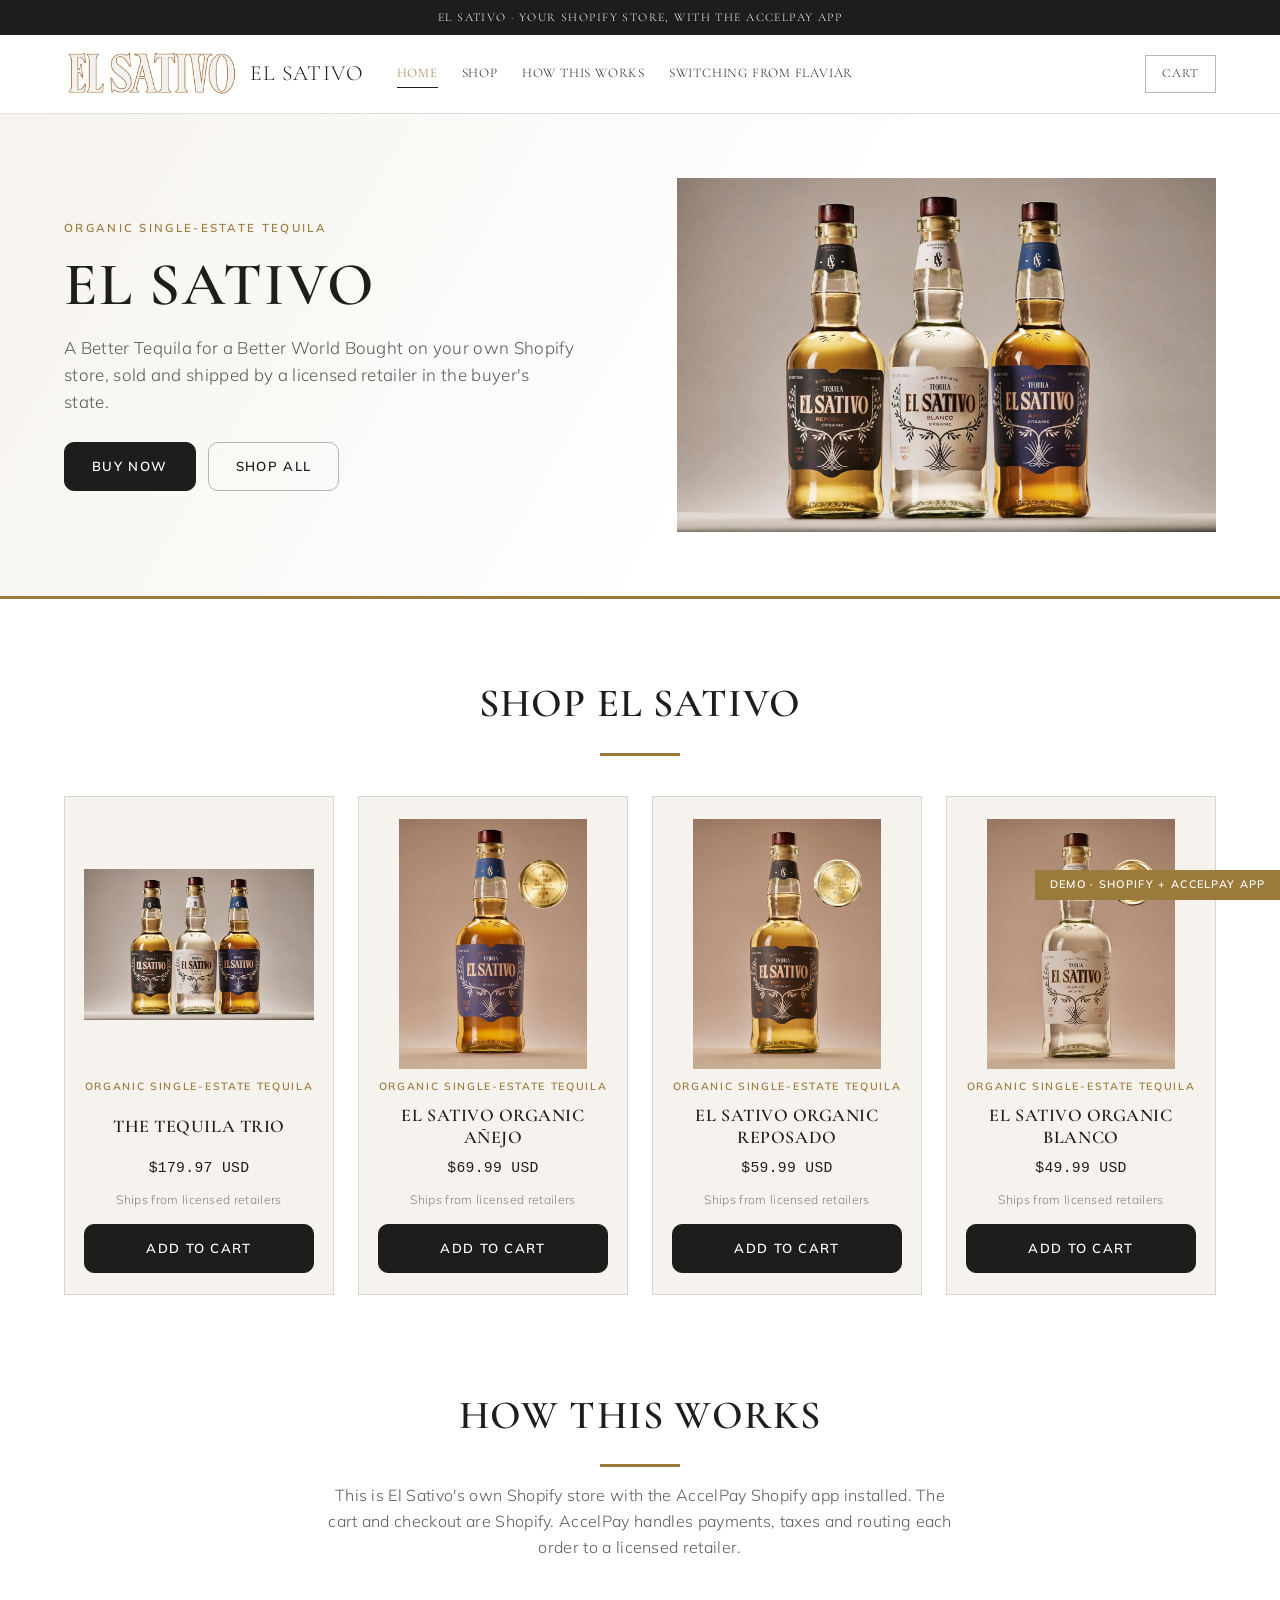
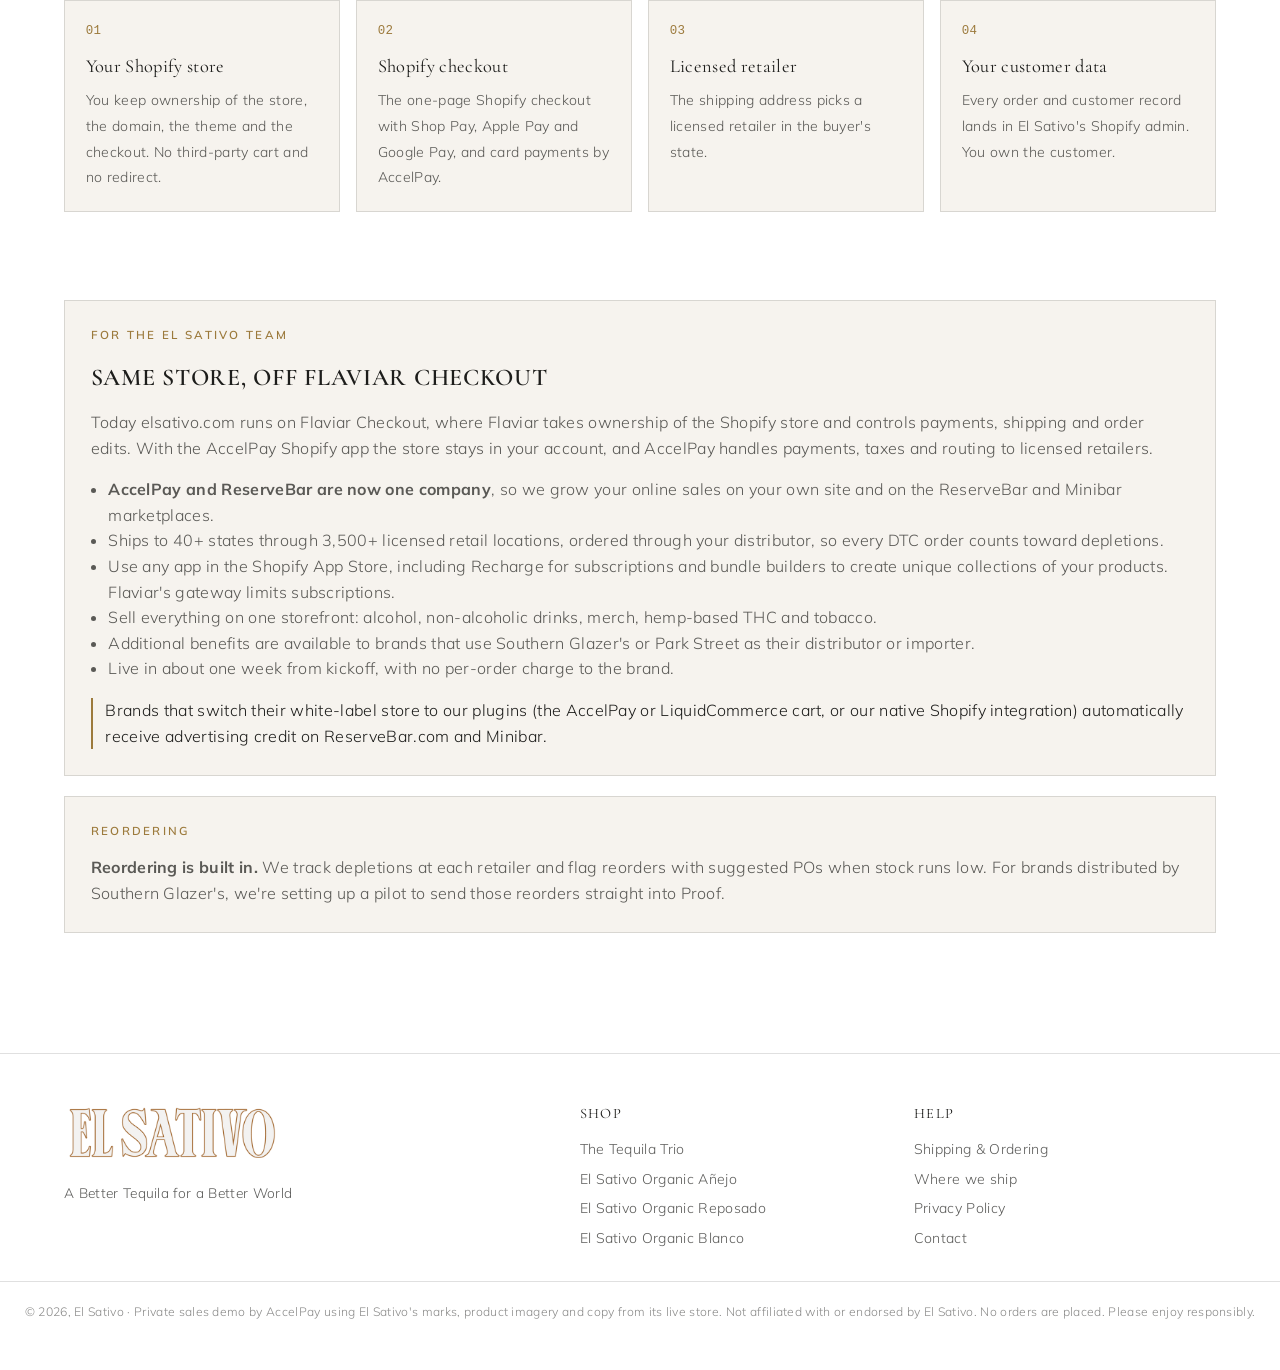
<file: index.html>
<!doctype html>
<html lang="en">
<head>
<meta charset="utf-8">
<meta name="viewport" content="width=device-width,initial-scale=1">
<title>El Sativo | AccelPay demo</title>
<meta name="robots" content="noindex,nofollow">
<link rel="icon" href="assets/logo.png">
<link rel="preconnect" href="https://fonts.googleapis.com">
<link rel="preconnect" href="https://fonts.gstatic.com" crossorigin>
<link rel="stylesheet" href="https://fonts.googleapis.com/css2?family=Cormorant+Garamond:wght@500;600;700&family=Mulish:wght@300;400;600;700&display=swap">
<link rel="stylesheet" href="styles.css?v=1">
</head>
<body>
<div class="announce">El Sativo &middot; your Shopify store, with the AccelPay app</div>
<header class="top">
  <div class="hdr">
    <a href="index.html" class="brand-link"><img class="logo" src="assets/logo.png" alt="El Sativo"><span class="wordmark">El Sativo</span></a>
    <nav class="main">
      <a href="index.html" aria-current="page">Home</a><a href="index.html#shop">Shop</a><a href="index.html#how">How this works</a><a href="index.html#switch">Switching from Flaviar</a>
    </nav>
    <div class="hdr-actions">
      <button class="burger" id="burger" aria-label="Menu">&#9776;</button>
      <button class="cart-pill" data-cart-toggle aria-label="Open cart">
        <span class="lbl">Cart</span>
        <span class="count" data-cart-count hidden>0</span>
      </button>
    </div>
  </div>
</header>

<section class="hero">
  <div class="hero-inner">
    <div>
      <div class="eyebrow">organic single-estate tequila</div>
      <h1>El Sativo</h1>
      <p>A Better Tequila for a Better World Bought on your own Shopify store, sold and shipped by a licensed retailer in the buyer's state.</p>
      <div style="display:flex;gap:.75rem;flex-wrap:wrap"><a class="btn" href="product.html?p=bundle">Buy now</a><a class="btn ghost" href="#shop">Shop all</a></div>
    </div>
    <div class="shot"><img src="assets/p-bundle.jpg" alt="The Tequila Trio"></div>
  </div>
</section>

<section class="band" id="shop">
  <div class="section-head">
    <h2>Shop El Sativo</h2>
    <div class="rule"></div>
    <p style="font-size:.9rem;color:var(--muted)"></p>
  </div>
  <div class="grid" id="collection-grid"></div>
</section>

<section class="band" id="how" style="padding-top:1rem">
  <div class="section-head">
    <h2>How this works</h2>
    <div class="rule"></div>
    <p>This is El Sativo's own Shopify store with the AccelPay Shopify app installed. The cart and checkout are Shopify. AccelPay handles payments, taxes and routing each order to a licensed retailer.</p>
  </div>
  <div class="how">
    <div class="step"><span class="n">01</span><b>Your Shopify store</b><span>You keep ownership of the store, the domain, the theme and the checkout. No third-party cart and no redirect.</span></div>
    <div class="step"><span class="n">02</span><b>Shopify checkout</b><span>The one-page Shopify checkout with Shop Pay, Apple Pay and Google Pay, and card payments by AccelPay.</span></div>
    <div class="step"><span class="n">03</span><b>Licensed retailer</b><span>The shipping address picks a licensed retailer in the buyer's state.</span></div>
    <div class="step"><span class="n">04</span><b>Your customer data</b><span>Every order and customer record lands in El Sativo's Shopify admin. You own the customer.</span></div>
  </div>
</section>

<section class="band" id="switch" style="padding-top:1rem">
  <div class="panel">
    <div class="eyebrow">For the El Sativo team</div>
    <h2>Same store, off Flaviar Checkout</h2>
    <p style="margin:0 0 1rem">Today elsativo.com runs on Flaviar Checkout, where Flaviar takes ownership of the Shopify store and controls payments, shipping and order edits. With the AccelPay Shopify app the store stays in your account, and AccelPay handles payments, taxes and routing to licensed retailers.</p>
    <ul style="margin:0 0 1rem;padding-left:1.1rem"><li><b>AccelPay and ReserveBar are now one company</b>, so we grow your online sales on your own site and on the ReserveBar and Minibar marketplaces.</li><li>Ships to 40+ states through 3,500+ licensed retail locations, ordered through your distributor, so every DTC order counts toward depletions.</li><li>Use any app in the Shopify App Store, including Recharge for subscriptions and bundle builders to create unique collections of your products. Flaviar's gateway limits subscriptions.</li><li>Sell everything on one storefront: alcohol, non-alcoholic drinks, merch, hemp-based THC and tobacco.</li><li>Additional benefits are available to brands that use Southern Glazer's or Park Street as their distributor or importer.</li><li>Live in about one week from kickoff, with no per-order charge to the brand.</li></ul>
    <p class="credit">Brands that switch their white-label store to our plugins (the AccelPay or LiquidCommerce cart, or our native Shopify integration) automatically receive advertising credit on ReserveBar.com and Minibar.</p>
  </div>
  <div class="panel">
    <div class="eyebrow">Reordering</div>
    <p style="margin:0" class="reorder"><b>Reordering is built in.</b> We track depletions at each retailer and flag reorders with suggested POs when stock runs low. For brands distributed by Southern Glazer's, we're setting up a pilot to send those reorders straight into Proof.</p>
  </div>
</section>
<footer class="site">
  <div class="ft">
    <div>
      <img src="assets/logo.png" alt="El Sativo" style="height:64px;width:auto">
      <p style="font-size:.86rem;margin-top:1rem;max-width:24rem;color:var(--muted)">A Better Tequila for a Better World</p>
    </div>
    <div><h4>Shop</h4><ul><li><a href="product.html?p=bundle">The Tequila Trio</a></li><li><a href="product.html?p=anejo">El Sativo Organic Añejo</a></li><li><a href="product.html?p=reposado">El Sativo Organic Reposado</a></li><li><a href="product.html?p=blanco">El Sativo Organic Blanco</a></li></ul></div>
    <div><h4>Help</h4><ul>
      <li><a href="index.html#how">Shipping &amp; Ordering</a></li>
      <li><a href="index.html#how">Where we ship</a></li>
      <li><a href="#">Privacy Policy</a></li>
      <li><a href="#">Contact</a></li></ul></div>
  </div>
  <div class="legal-row">
    &copy; 2026, El Sativo &middot; Private sales demo by AccelPay using El Sativo's marks, product imagery and copy from its live store. Not affiliated with or endorsed by El Sativo.
    No orders are placed. Please enjoy responsibly.
  </div>
</footer>

<div class="scrim" id="scrim"></div>
<aside class="drawer" id="drawer" aria-label="Your cart">
  <div class="dh"><h2>Your cart</h2><button class="x" id="drawer-close" aria-label="Close">&times;</button></div>
  <div class="cols"><span>Product</span><span>Total</span></div>
  <div class="items" id="drawer-items"></div>
  <div class="df" id="drawer-foot"></div>
</aside>
<div class="ribbon">Demo &middot; Shopify + AccelPay app</div>
<script src="data.js?v=1"></script>
<script src="app.js?v=1"></script>
</body>
</html>
</file>
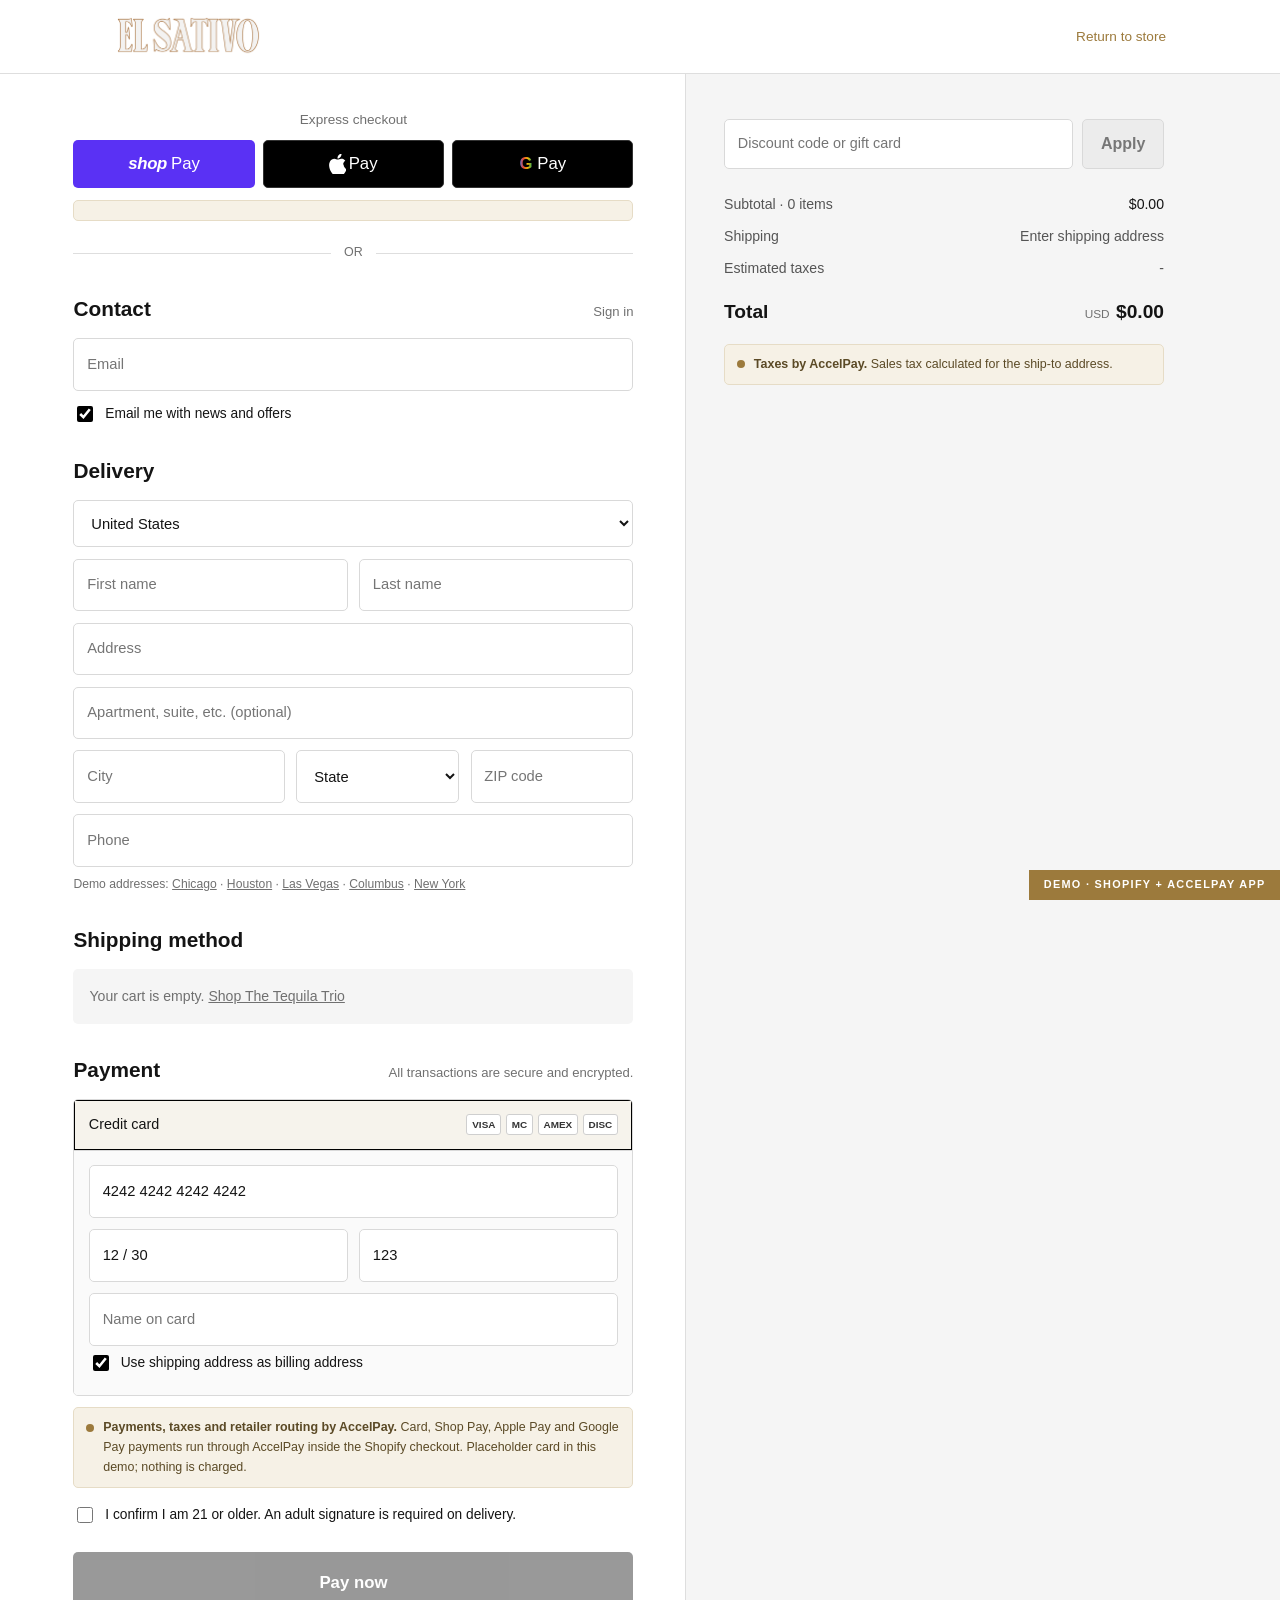
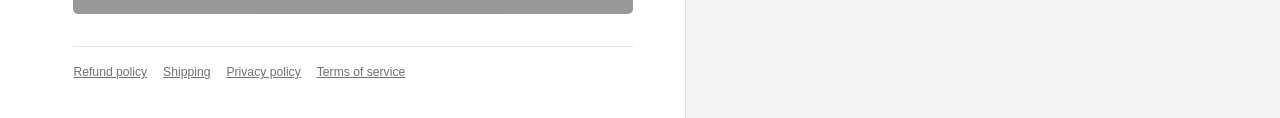
<file: checkout.html>
<!doctype html>
<html lang="en">
<head>
<meta charset="utf-8">
<meta name="viewport" content="width=device-width,initial-scale=1">
<title>Checkout | El Sativo</title>
<meta name="robots" content="noindex,nofollow">
<link rel="icon" href="assets/logo.png">
<link rel="preconnect" href="https://fonts.googleapis.com">
<link rel="preconnect" href="https://fonts.gstatic.com" crossorigin>
<link rel="stylesheet" href="https://fonts.googleapis.com/css2?family=Cormorant+Garamond:wght@500;600;700&family=Mulish:wght@300;400;600;700&display=swap">
<link rel="stylesheet" href="styles.css?v=1">
</head>
<body class="co">
<div class="co-head"><div class="in">
  <a href="index.html"><img src="assets/logo.png" alt="El Sativo"></a>
  <a class="bag" href="product.html">Return to store</a>
</div></div>

<div id="confirmed" hidden>
  <div class="thanks">
    <h1>Thank you!</h1>
    <p>This is a demo, so nothing was charged and no order was sent.</p>
    <p class="num" id="order-num"></p>
    <p id="order-by"></p>
    <p id="order-total"></p>
    <p style="font-size:.85rem">On the live store, this order and the customer record appear in El Sativo's Shopify admin.</p>
    <a class="pay-btn" href="index.html" style="display:inline-block;width:auto;padding:.9rem 1.6rem;text-decoration:none">Continue shopping</a>
  </div>
</div>

<div id="checkout-view" class="checkout">
  <div class="co-left"><div class="inner">
    <form id="co-form" autocomplete="off">
      <div class="xp-title">Express checkout</div>
      <div id="xpay-top"></div>
      <div id="xpay-note" class="callout" hidden></div>
      <div class="or"><span>OR</span></div>
      <div class="co-h">Contact <small>Sign in</small></div>
      <input class="co-field" type="email" name="email" placeholder="Email" required>
      <label class="co-chk"><input type="checkbox" checked> Email me with news and offers</label>

      <div class="co-h">Delivery</div>
      <select class="co-field" aria-label="Country/Region"><option>United States</option></select>
      <div class="co-row">
        <input class="co-field" name="first" placeholder="First name" required>
        <input class="co-field" name="last" placeholder="Last name" required>
      </div>
      <input class="co-field" name="address1" placeholder="Address" required>
      <input class="co-field" name="address2" placeholder="Apartment, suite, etc. (optional)">
      <div class="co-row3">
        <input class="co-field" name="city" placeholder="City" required>
        <select class="co-field" id="state" aria-label="State" required><option value="">State</option><option value="AL">Alabama</option><option value="AK">Alaska</option><option value="AZ">Arizona</option><option value="AR">Arkansas</option><option value="CA">California</option><option value="CO">Colorado</option><option value="CT">Connecticut</option><option value="DE">Delaware</option><option value="DC">District of Columbia</option><option value="FL">Florida</option><option value="GA">Georgia</option><option value="HI">Hawaii</option><option value="ID">Idaho</option><option value="IL">Illinois</option><option value="IN">Indiana</option><option value="IA">Iowa</option><option value="KS">Kansas</option><option value="KY">Kentucky</option><option value="LA">Louisiana</option><option value="ME">Maine</option><option value="MD">Maryland</option><option value="MA">Massachusetts</option><option value="MI">Michigan</option><option value="MN">Minnesota</option><option value="MS">Mississippi</option><option value="MO">Missouri</option><option value="MT">Montana</option><option value="NE">Nebraska</option><option value="NV">Nevada</option><option value="NH">New Hampshire</option><option value="NJ">New Jersey</option><option value="NM">New Mexico</option><option value="NY">New York</option><option value="NC">North Carolina</option><option value="ND">North Dakota</option><option value="OH">Ohio</option><option value="OK">Oklahoma</option><option value="OR">Oregon</option><option value="PA">Pennsylvania</option><option value="RI">Rhode Island</option><option value="SC">South Carolina</option><option value="SD">South Dakota</option><option value="TN">Tennessee</option><option value="TX">Texas</option><option value="UT">Utah</option><option value="VT">Vermont</option><option value="VA">Virginia</option><option value="WA">Washington</option><option value="WV">West Virginia</option><option value="WI">Wisconsin</option><option value="WY">Wyoming</option></select>
        <input class="co-field" id="zip" name="zip" placeholder="ZIP code" inputmode="numeric" maxlength="5" required>
      </div>
      <input class="co-field" name="phone" placeholder="Phone" type="tel">
      <div style="font-size:.76rem;color:#707070;margin:-.2rem 0 .3rem">Demo addresses:
        <a href="#" data-fill="233 S Wacker Dr|Chicago|60606" onclick="return false">Chicago</a> &middot;
        <a href="#" data-fill="1001 Westheimer Rd|Houston|77006" onclick="return false">Houston</a> &middot;
        <a href="#" data-fill="3570 Las Vegas Blvd S|Las Vegas|89109" onclick="return false">Las Vegas</a> &middot;
        <a href="#" data-fill="411 Woody Hayes Dr|Columbus|43210" onclick="return false">Columbus</a> &middot;
        <a href="#" data-fill="350 E 13th St|New York|10009" onclick="return false">New York</a>
      </div>

      <div class="co-h">Shipping method</div>
      <div id="rates"></div>

      <div class="co-h">Payment <small>All transactions are secure and encrypted.</small></div>
      <div class="pay-box">
        <div class="ph"><span>Credit card</span><span class="cards"><span>VISA</span><span>MC</span><span>AMEX</span><span>DISC</span></span></div>
        <div class="pb">
          <input class="co-field" placeholder="Card number" value="4242 4242 4242 4242" aria-label="Card number">
          <div class="co-row">
            <input class="co-field" placeholder="Expiration date (MM / YY)" value="12 / 30" aria-label="Expiration">
            <input class="co-field" placeholder="Security code" value="123" aria-label="Security code">
          </div>
          <input class="co-field" placeholder="Name on card" aria-label="Name on card" style="margin-bottom:.3rem">
          <label class="co-chk"><input type="checkbox" checked> Use shipping address as billing address</label>
        </div>
      </div>
      <div class="callout"><span class="dot"></span><span><b>Payments, taxes and retailer routing by AccelPay.</b> Card, Shop Pay, Apple Pay and Google Pay payments run through AccelPay inside the Shopify checkout. Placeholder card in this demo; nothing is charged.</span></div>
      <label class="co-chk" style="margin-top:1rem"><input type="checkbox" required> I confirm I am 21 or older. An adult signature is required on delivery.</label>
      <button class="pay-btn" id="pay" type="submit" disabled>Pay now</button>
      <div class="co-links"><a href="#">Refund policy</a><a href="#">Shipping</a><a href="#">Privacy policy</a><a href="#">Terms of service</a></div>
    </form>
  </div></div>
  <div class="co-right"><div class="inner" id="os"></div></div>
</div>
<div class="ribbon">Demo &middot; Shopify + AccelPay app</div>
<script src="data.js?v=1"></script>
<script src="app.js?v=1"></script>
</body>
</html>
</file>
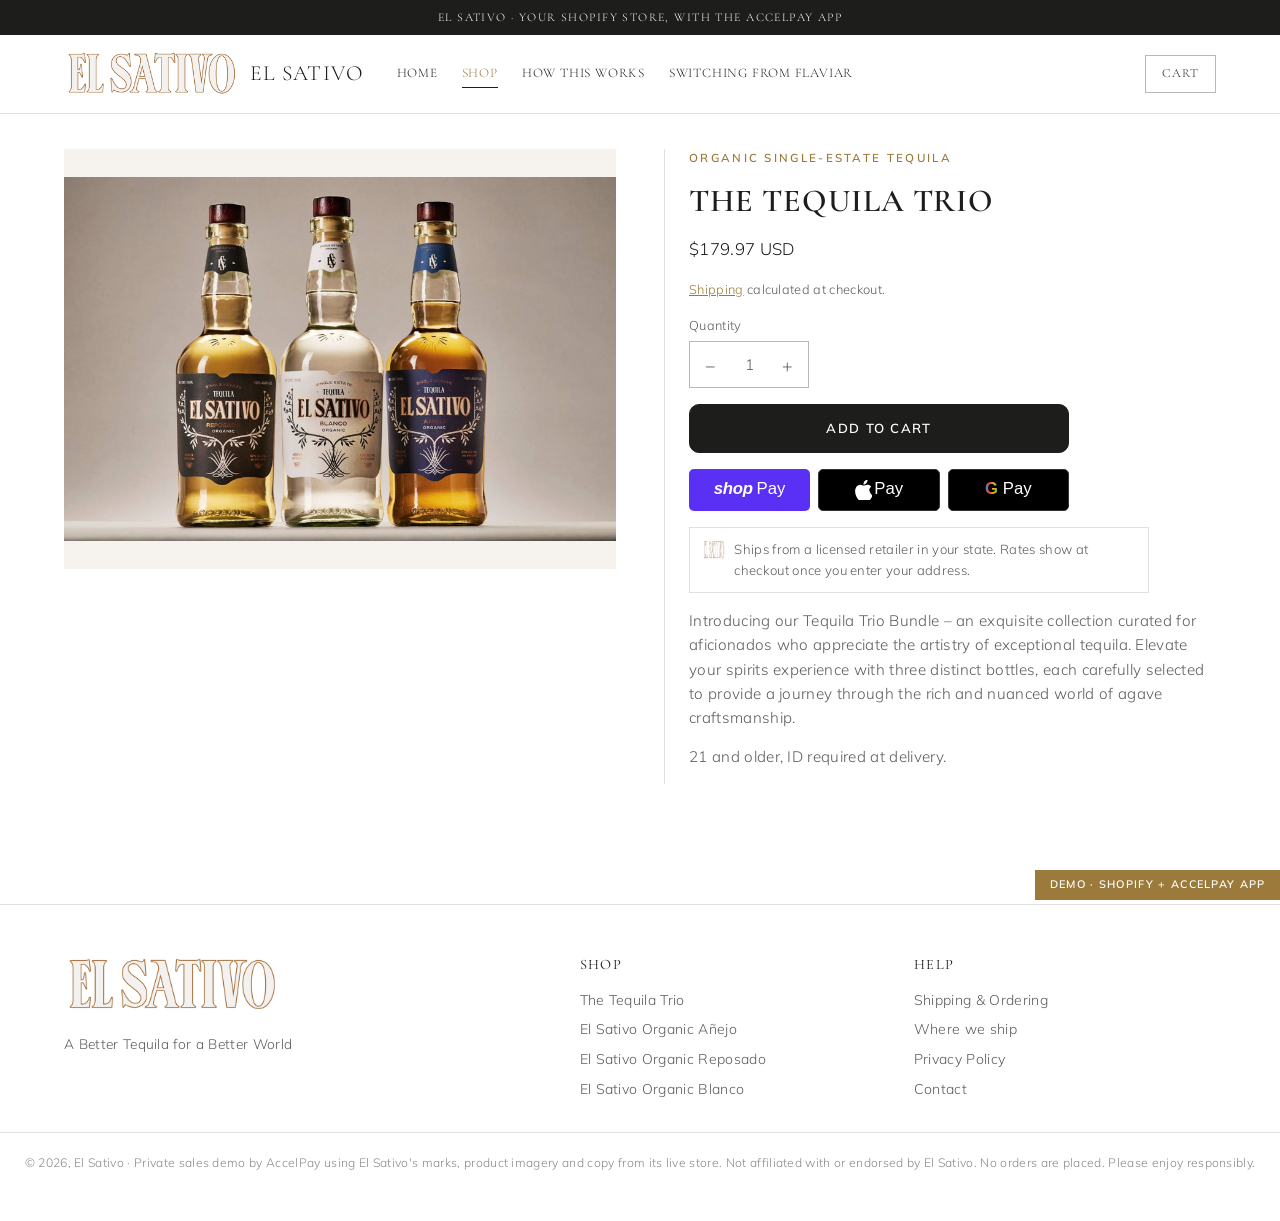
<file: product.html>
<!doctype html>
<html lang="en">
<head>
<meta charset="utf-8">
<meta name="viewport" content="width=device-width,initial-scale=1">
<title>El Sativo | AccelPay demo</title>
<meta name="robots" content="noindex,nofollow">
<link rel="icon" href="assets/logo.png">
<link rel="preconnect" href="https://fonts.googleapis.com">
<link rel="preconnect" href="https://fonts.gstatic.com" crossorigin>
<link rel="stylesheet" href="https://fonts.googleapis.com/css2?family=Cormorant+Garamond:wght@500;600;700&family=Mulish:wght@300;400;600;700&display=swap">
<link rel="stylesheet" href="styles.css?v=1">
</head>
<body>
<div class="announce">El Sativo &middot; your Shopify store, with the AccelPay app</div>
<header class="top">
  <div class="hdr">
    <a href="index.html" class="brand-link"><img class="logo" src="assets/logo.png" alt="El Sativo"><span class="wordmark">El Sativo</span></a>
    <nav class="main">
      <a href="index.html">Home</a><a href="index.html#shop" aria-current="page">Shop</a><a href="index.html#how">How this works</a><a href="index.html#switch">Switching from Flaviar</a>
    </nav>
    <div class="hdr-actions">
      <button class="burger" id="burger" aria-label="Menu">&#9776;</button>
      <button class="cart-pill" data-cart-toggle aria-label="Open cart">
        <span class="lbl">Cart</span>
        <span class="count" data-cart-count hidden>0</span>
      </button>
    </div>
  </div>
</header>

<main class="band" style="padding-top:2.2rem">
  <div class="pdp" id="pdp" data-handle="bundle"></div>
</main>
<script>
(function () { var p = new URLSearchParams(location.search).get('p'); if (p) document.getElementById('pdp').setAttribute('data-handle', p); })();
</script>
<footer class="site">
  <div class="ft">
    <div>
      <img src="assets/logo.png" alt="El Sativo" style="height:64px;width:auto">
      <p style="font-size:.86rem;margin-top:1rem;max-width:24rem;color:var(--muted)">A Better Tequila for a Better World</p>
    </div>
    <div><h4>Shop</h4><ul><li><a href="product.html?p=bundle">The Tequila Trio</a></li><li><a href="product.html?p=anejo">El Sativo Organic Añejo</a></li><li><a href="product.html?p=reposado">El Sativo Organic Reposado</a></li><li><a href="product.html?p=blanco">El Sativo Organic Blanco</a></li></ul></div>
    <div><h4>Help</h4><ul>
      <li><a href="index.html#how">Shipping &amp; Ordering</a></li>
      <li><a href="index.html#how">Where we ship</a></li>
      <li><a href="#">Privacy Policy</a></li>
      <li><a href="#">Contact</a></li></ul></div>
  </div>
  <div class="legal-row">
    &copy; 2026, El Sativo &middot; Private sales demo by AccelPay using El Sativo's marks, product imagery and copy from its live store. Not affiliated with or endorsed by El Sativo.
    No orders are placed. Please enjoy responsibly.
  </div>
</footer>

<div class="scrim" id="scrim"></div>
<aside class="drawer" id="drawer" aria-label="Your cart">
  <div class="dh"><h2>Your cart</h2><button class="x" id="drawer-close" aria-label="Close">&times;</button></div>
  <div class="cols"><span>Product</span><span>Total</span></div>
  <div class="items" id="drawer-items"></div>
  <div class="df" id="drawer-foot"></div>
</aside>
<div class="ribbon">Demo &middot; Shopify + AccelPay app</div>
<script src="data.js?v=1"></script>
<script src="app.js?v=1"></script>
</body>
</html>
</file>
<file: styles.css>
/* El Sativo x AccelPay demo. Base: woodsonwhiskey-accelpay-demo. */

:root {
  --black: #ffffff; --panel: #f6f3ee; --panel-2: #ece7df; --ink: #1d1d1b;
  --muted: rgba(29,29,27,.72); --muted-2: rgba(29,29,27,.52); --line: rgba(0,0,0,.12); --line-2: rgba(0,0,0,.28);
  --gold: #1d1d1b; --gold-hi: #9c7a3c; --gold-soft: rgba(0,0,0,.05); --green: #2f6b4f; --red: #c00000;
  --head: #1d1d1b; --btn-ink: #ffffff; --img-bg: #f6f3ee; --drawer-bg: #ffffff; --ann-bg: #1d1d1b; --ann-ink: #ffffff; --co-head-bg: #ffffff;
  --serif: "Cormorant Garamond", Georgia, serif; --sans: "Mulish", -apple-system, BlinkMacSystemFont, "Helvetica Neue", Arial, sans-serif;
  --mono: ui-monospace, SFMono-Regular, Menlo, monospace; --maxw: 1200px; --btn-radius: 10px;
  --cart-glyph: url("data:image/svg+xml;utf8,<svg xmlns='http://www.w3.org/2000/svg' viewBox='0 0 24 24' fill='none' stroke='black' stroke-width='2' stroke-linecap='round' stroke-linejoin='round'><path d='M6 2 3 6v14a2 2 0 0 0 2 2h14a2 2 0 0 0 2-2V6l-3-4z'/><path d='M3 6h18'/><path d='M16 10a4 4 0 0 1-8 0'/></svg>");
}

* { box-sizing: border-box; }
html { scroll-behavior: smooth; }
body {
  margin: 0; background: var(--black); color: var(--ink);
  font-family: var(--sans); font-weight: 300; font-size: 16px; line-height: 1.6;
  letter-spacing: .02em; -webkit-font-smoothing: antialiased;
}
img { max-width: 100%; display: block; }
a { color: inherit; }
button { font: inherit; cursor: pointer; color: inherit; }
:focus-visible { outline: 2px solid var(--gold); outline-offset: 2px; }

/* ---------------------------------------------------------------- header */
.announce {
  background: var(--ann-bg); color: var(--ann-ink); text-align: center;
  font-family: var(--serif); font-size: .74rem; letter-spacing: .12em;
  text-transform: uppercase; padding: .5rem 1rem;
}
header.top { position: sticky; top: 0; z-index: 60; background: var(--black); border-bottom: 1px solid var(--line); }
.hdr { max-width: var(--maxw); margin: 0 auto; padding: .8rem 1.5rem; display: flex; align-items: center; gap: 2rem; }
.hdr img.logo { height: 62px; width: auto; }
nav.main { display: flex; gap: 1.5rem; flex-wrap: wrap; }
nav.main a {
  font-family: var(--serif); font-size: .82rem; letter-spacing: .06em; text-transform: uppercase;
  text-decoration: none; color: var(--head); padding: .2rem 0; border-bottom: 1px solid transparent;
}
nav.main a:hover, nav.main a[aria-current] { color: var(--gold-hi); border-bottom-color: var(--gold); }
.hdr-actions { margin-left: auto; display: flex; align-items: center; gap: .75rem; }
.cart-pill {
  display: inline-flex; align-items: center; gap: .5rem; background: transparent;
  border: 1px solid var(--line-2); color: var(--head); padding: .5rem 1rem;
  font-family: var(--serif); font-size: .78rem; letter-spacing: .08em; text-transform: uppercase;
}
.cart-pill:hover { border-color: var(--gold); color: var(--gold-hi); }
.cart-pill .count {
  background: var(--gold); color: var(--btn-ink); min-width: 1.35rem; height: 1.35rem; border-radius: 999px;
  display: inline-grid; place-items: center; font-family: var(--mono); font-size: .7rem; padding: 0 .3rem;
}
.cart-pill .count[hidden] { display: none; }
.burger { display: none; background: none; border: none; font-size: 1.5rem; line-height: 1; color: var(--head); }

/* ---------------------------------------------------------------- type + buttons */
.eyebrow { font-family: var(--sans); font-size: .72rem; font-weight: 600; letter-spacing: .2em; text-transform: uppercase; color: var(--gold-hi); margin-bottom: .9rem; }
h1, h2, h3 { font-family: var(--serif); font-weight: 400; letter-spacing: .03em; }
.rule { width: 190px; height: 2px; margin: 1.1rem auto 0; background: linear-gradient(90deg, transparent, var(--gold), transparent); }

.btn {
  display: inline-flex; align-items: center; justify-content: center; gap: .5rem;
  background: var(--gold); color: var(--btn-ink); border: 1px solid var(--gold); border-radius: var(--btn-radius, 0);
  padding: .8rem 1.7rem; font-family: var(--sans); font-weight: 600; font-size: .82rem;
  letter-spacing: .1em; text-transform: uppercase; text-decoration: none;
}
.btn:hover { background: var(--gold-hi); border-color: var(--gold-hi); }
.btn.ghost { background: transparent; color: var(--head); border-color: var(--line-2); }
.btn.ghost:hover { border-color: var(--gold); color: var(--gold-hi); }
.btn:disabled { opacity: .4; cursor: not-allowed; }
.btn.block { width: 100%; }

/* ---------------------------------------------------------------- hero */
.hero { position: relative; overflow: hidden; border-bottom: 1px solid var(--line); }
.hero-inner { max-width: var(--maxw); margin: 0 auto; padding: 4rem 1.5rem; display: grid; grid-template-columns: 1.05fr 1fr; gap: 3rem; align-items: center; }
.hero h1 { font-size: clamp(2.3rem, 5.4vw, 3.8rem); line-height: 1.08; margin: 0 0 1rem; text-transform: uppercase; }
.hero p { color: var(--muted); font-size: 1.06rem; margin: 0 0 1.7rem; max-width: 32rem; }
.hero .shot img { width: 100%; max-height: 560px; object-fit: contain; }

/* ---------------------------------------------------------------- sections */
.band { max-width: var(--maxw); margin: 0 auto; padding: 4.5rem 1.5rem; }
.section-head { text-align: center; margin-bottom: 2.5rem; }
.section-head h2 { font-size: clamp(1.8rem, 4vw, 2.5rem); margin: 0; text-transform: uppercase; }
.section-head p { color: var(--muted); margin: 1rem auto 0; max-width: 40rem; }

.grid { display: grid; grid-template-columns: repeat(auto-fill, minmax(240px, 1fr)); gap: 1.5rem; }
.card {
  background: var(--panel); border: 1px solid var(--line); padding: 1.4rem 1.2rem 1.3rem;
  display: flex; flex-direction: column; gap: .55rem; text-align: center; text-decoration: none; color: inherit;
}
.card:hover { border-color: var(--gold); }
.card .shot { height: 250px; display: grid; place-items: center; overflow: hidden; }
.card .shot img { max-height: 250px; width: auto; object-fit: contain; }
.card h3 { font-size: 1.12rem; margin: 0; line-height: 1.25; text-transform: uppercase; min-height: 2.8rem; display: grid; place-items: center; }
.card .tag { font-size: .66rem; font-weight: 600; letter-spacing: .16em; text-transform: uppercase; color: var(--gold-hi); }
.card .price { font-family: var(--mono); font-size: .92rem; margin-top: auto; }
.card .avail { font-size: .76rem; color: var(--muted-2); }

.split { display: grid; grid-template-columns: 1fr 1fr; gap: 3rem; align-items: center; }
.split img { width: 100%; }
.split p { color: var(--muted); }

/* how it works */
.how { display: grid; grid-template-columns: repeat(4, 1fr); gap: 1rem; }
.how .step { border: 1px solid var(--line); padding: 1.3rem; background: var(--panel); }
.how .step b { display: block; font-family: var(--serif); font-weight: 400; font-size: 1.15rem; margin-bottom: .4rem; color: var(--head); }
.how .step span { font-size: .88rem; color: var(--muted); }
.how .step .n { font-family: var(--mono); color: var(--gold-hi); font-size: .78rem; display: block; margin-bottom: .6rem; }

.rb-note {
  display: flex; align-items: center; gap: .75rem; border: 1px solid var(--line); background: var(--panel);
  padding: .7rem .9rem; font-size: .84rem; color: var(--muted);
}
.rb-note b { color: var(--head); font-weight: 600; }
.rb-note a { color: var(--gold-hi); }
.rb-mark { font-family: var(--serif); font-size: .72rem; letter-spacing: .14em; text-transform: uppercase; border: 1px solid var(--gold); color: var(--gold-hi); padding: .2rem .45rem; white-space: nowrap; }

/* ---------------------------------------------------------------- product page (Shopify theme) */
.pdp { display: grid; grid-template-columns: minmax(0,1fr) minmax(0,1fr); gap: 3rem; align-items: start; }
.pdp .gallery { display: flex; flex-direction: column; gap: .8rem; min-width: 0; }
.pdp .gallery .main { background: var(--img-bg); display: grid; place-items: center; min-height: 420px; }
.pdp .gallery .main img { max-height: 560px; width: auto; object-fit: contain; }
.pdp .thumbs { display: flex; gap: .5rem; }
.pdp .thumbs button { width: 64px; height: 64px; border: 1px solid var(--line); background: var(--img-bg); padding: 3px; display: grid; place-items: center; }
.pdp .thumbs button[aria-selected="true"] { border-color: var(--gold); }
.pdp .thumbs img { max-height: 100%; width: auto; }
.pdp .info { display: flex; flex-direction: column; gap: 1rem; min-width: 0; padding-left: 1.5rem; border-left: 1px solid var(--line); }
.pdp h1 { font-size: 2rem; margin: 0; text-transform: uppercase; line-height: 1.15; }
.pdp .price { font-size: 1.05rem; }
.pdp .small { font-size: .8rem; color: var(--muted); }
.pdp .small a { color: var(--gold-hi); }
.pdp .qty-wrap { display: flex; flex-direction: column; gap: .35rem; font-size: .8rem; color: var(--muted); }
.pdp .desc p { color: var(--muted); margin: 0 0 .9rem; font-size: .95rem; }
.pdp .desc b { color: var(--head); font-weight: 600; }
.qty { display: inline-flex; align-items: center; border: 1px solid var(--line-2); width: max-content; }
.qty button { background: none; border: none; width: 2.6rem; min-height: 2.8rem; font-size: 1.1rem; }
.qty span, .qty input { font-family: var(--sans); min-width: 2.2rem; text-align: center; font-size: .95rem; }
.atc { max-width: 380px; }
.fulfil-line { display: flex; gap: .6rem; align-items: flex-start; font-size: .82rem; color: var(--muted); border: 1px solid var(--line); padding: .7rem .8rem; max-width: 460px; }
.fulfil-line img { width: 22px; height: 22px; border-radius: 5px; flex: none; }
.notice { font-size: .85rem; color: var(--muted); border-left: 2px solid var(--gold); padding: .2rem 0 .2rem .75rem; }

/* ---------------------------------------------------------------- Shopify cart drawer (Dawn-style) */
.scrim { position: fixed; inset: 0; background: rgba(0,0,0,.6); opacity: 0; pointer-events: none; transition: opacity .25s; z-index: 90; }
.scrim.on { opacity: 1; pointer-events: auto; }
.drawer { position: fixed; top: 0; right: 0; height: 100%; width: min(420px, 100%); background: var(--drawer-bg); border-left: 1px solid var(--line); z-index: 100; display: flex; flex-direction: column; transform: translateX(100%); transition: transform .28s ease; }
.drawer.on { transform: none; }
.drawer .dh { display: flex; align-items: center; justify-content: space-between; padding: 1.4rem 1.5rem 1rem; }
.drawer .dh h2 { font-size: 1.5rem; margin: 0; }
.drawer .x { background: none; border: none; font-size: 1.7rem; line-height: 1; color: var(--muted); }
.drawer .cols { display: flex; justify-content: space-between; font-size: .66rem; letter-spacing: .12em; text-transform: uppercase; color: var(--muted-2); padding: 0 1.5rem .6rem; border-bottom: 1px solid var(--line); }
.drawer .items { flex: 1; overflow-y: auto; padding: 0 1.5rem; }
.cline { display: grid; grid-template-columns: 76px minmax(0,1fr) auto; gap: 1rem; padding: 1.2rem 0; border-bottom: 1px solid var(--line); }
.cline .im { background: var(--img-bg); display: grid; place-items: center; height: 92px; }
.cline .im img { max-height: 88px; width: auto; }
.cline .nm { font-size: .92rem; line-height: 1.3; }
.cline .pr { font-size: .84rem; color: var(--muted); margin: .2rem 0 .6rem; }
.cline .qrow { display: flex; align-items: center; gap: .6rem; }
.cline .qty button { min-height: 2.2rem; width: 2.2rem; }
.cline .rm { background: none; border: none; color: var(--muted); font-size: 1rem; padding: 0; }
.cline .tot { font-size: .9rem; }
.empty { text-align: center; color: var(--muted); padding: 3rem 1rem; }
.drawer .df { border-top: 1px solid var(--line); padding: 1.2rem 1.5rem 1.5rem; display: flex; flex-direction: column; gap: .7rem; }
.drawer .df .est { display: flex; justify-content: space-between; font-size: 1rem; }
.drawer .df .small { font-size: .78rem; color: var(--muted); }

/* ---------------------------------------------------------------- Shopify one-page checkout */
body.co { background: #fff; color: #141414; font-family: -apple-system, BlinkMacSystemFont, "Segoe UI", Roboto, "Helvetica Neue", Arial, sans-serif; font-weight: 400; letter-spacing: 0; }
.co-head { border-bottom: 1px solid #dedede; background: var(--co-head-bg); }
.co-head .in { max-width: 1100px; margin: 0 auto; padding: .9rem 1.5rem; display: flex; align-items: center; justify-content: space-between; }
.co-head img { height: 54px; width: auto; }
.co-head a.bag { color: var(--gold-hi); font-size: .85rem; text-decoration: none; }
.checkout { display: grid; grid-template-columns: minmax(0,1.15fr) minmax(0,1fr); min-height: calc(100vh - 80px); }
.co-left { padding: 2.2rem clamp(1rem, 4vw, 3.5rem); min-width: 0; }
.co-left .inner { max-width: 560px; margin-left: auto; }
.co-right { background: #f5f5f5; border-left: 1px solid #dedede; padding: 2.2rem clamp(1rem, 3vw, 3rem); min-width: 0; }
.co-right .inner { max-width: 440px; position: sticky; top: 1.5rem; }
.co-h { font-size: 1.3rem; font-weight: 600; margin: 1.8rem 0 .8rem; display: flex; align-items: baseline; justify-content: space-between; gap: 1rem; }
.co-h:first-child { margin-top: 0; }
.co-h small { font-size: .82rem; font-weight: 400; color: #707070; }
.co-field { width: 100%; border: 1px solid #d9d9d9; border-radius: 5px; padding: .85rem .8rem; font: inherit; font-size: .92rem; margin-bottom: .7rem; background: #fff; color: #141414; min-width: 0; }
.co-field:focus { outline: none; border-color: #000; box-shadow: 0 0 0 1px #000; }
.co-row { display: grid; grid-template-columns: 1fr 1fr; gap: .7rem; }
.co-row3 { display: grid; grid-template-columns: 1.3fr 1fr 1fr; gap: .7rem; }
.co-chk { display: flex; gap: .55rem; align-items: center; font-size: .86rem; margin: .1rem 0 .4rem; }
.co-chk input { accent-color: #000; width: 16px; height: 16px; }
.co-empty { background: #f5f5f5; border-radius: 5px; padding: 1rem; font-size: .88rem; color: #707070; }
.rates { border: 1px solid #d9d9d9; border-radius: 5px; overflow: hidden; }
.rate { display: flex; align-items: center; gap: .8rem; padding: .95rem .9rem; border-bottom: 1px solid #d9d9d9; cursor: pointer; }
.rate:last-child { border-bottom: none; }
.rate.on { background: #f6f3ec; box-shadow: inset 0 0 0 1px #000; }
.rate input { accent-color: #000; width: 17px; height: 17px; flex: none; }
.rate .ic { width: 30px; height: 30px; border-radius: 7px; flex: none; }
.rate .t { flex: 1; min-width: 0; font-size: .9rem; }
.rate .t span { display: block; color: #707070; font-size: .8rem; margin-top: .1rem; }
.rate .p { font-size: .9rem; font-weight: 600; white-space: nowrap; }
.callout { display: flex; gap: .55rem; align-items: flex-start; font-size: .78rem; color: #5b4a26; background: #f6f1e6; border: 1px solid #e6dcc6; border-radius: 5px; padding: .6rem .75rem; margin-top: .7rem; }
.callout b { font-weight: 600; }
.callout .dot { width: 8px; height: 8px; border-radius: 50%; background: var(--gold); flex: none; margin-top: .35rem; }
.pay-box { border: 1px solid #d9d9d9; border-radius: 5px; overflow: hidden; }
.pay-box .ph { display: flex; justify-content: space-between; align-items: center; background: #f6f3ec; padding: .85rem .9rem; border-bottom: 1px solid #d9d9d9; font-size: .9rem; box-shadow: inset 0 0 0 1px #000; }
.pay-box .ph .cards { display: flex; gap: .3rem; }
.pay-box .ph .cards span { font-size: .62rem; font-weight: 700; border: 1px solid #cfcfcf; border-radius: 3px; padding: .1rem .3rem; background: #fff; color: #333; }
.pay-box .pb { padding: .9rem; background: #fafafa; }
.pay-btn { width: 100%; background: #000; color: #fff; border: none; border-radius: 5px; padding: 1.1rem; font-size: 1.05rem; font-weight: 600; margin-top: 1.2rem; }
.pay-btn:disabled { opacity: .4; cursor: not-allowed; }
.co-legal { font-size: .76rem; color: #707070; margin-top: .9rem; }
.co-links { display: flex; gap: 1rem; flex-wrap: wrap; font-size: .76rem; color: #707070; border-top: 1px solid #e3e3e3; margin-top: 2rem; padding-top: 1rem; }
.os-item { display: flex; gap: .9rem; align-items: center; padding: .4rem 0 1rem; }
.os-item .im { width: 64px; height: 64px; border: 1px solid #dedede; border-radius: 8px; background: var(--img-bg); position: relative; display: grid; place-items: center; padding: 4px; flex: none; }
.os-item .im img { max-height: 100%; width: auto; }
.os-item .im .q { position: absolute; top: -9px; right: -9px; background: #666; color: #fff; min-width: 21px; height: 21px; border-radius: 11px; font-size: .74rem; display: grid; place-items: center; padding: 0 5px; }
.os-item .nm { flex: 1; min-width: 0; font-size: .88rem; }
.os-item .nm span { display: block; color: #707070; font-size: .78rem; }
.os-item .pr { font-size: .88rem; }
.os-disc { display: flex; gap: .6rem; margin: .6rem 0 1.2rem; }
.os-disc input { flex: 1; min-width: 0; border: 1px solid #d9d9d9; border-radius: 5px; padding: .8rem; font: inherit; font-size: .9rem; }
.os-disc button { border: 1px solid #d9d9d9; background: #ececec; color: #777; border-radius: 5px; padding: 0 1.1rem; font-weight: 600; }
.os-line { display: flex; justify-content: space-between; font-size: .88rem; padding: .3rem 0; gap: 1rem; }
.os-line .m { color: #555; }
.os-line.total { font-size: 1.2rem; font-weight: 600; padding-top: .8rem; }
.os-line.total small { font-size: .74rem; color: #707070; font-weight: 400; margin-right: .4rem; }
.thanks { max-width: 600px; margin: 0 auto; padding: 4rem 1.5rem; text-align: center; }
.thanks h1 { font-size: 2rem; margin: 0 0 .5rem; font-weight: 600; font-family: inherit; letter-spacing: 0; }
.thanks p { color: #555; }
.thanks .num { font-family: var(--mono); color: #000; }

/* express checkout buttons (Shopify accelerated checkout) */
.xpay { display: grid; grid-template-columns: repeat(3, minmax(0,1fr)); gap: .5rem; }
.xpay .xb { height: 42px; border: none; border-radius: 5px; display: flex; align-items: center; justify-content: center; gap: .15rem; font-family: -apple-system, BlinkMacSystemFont, "Segoe UI", Roboto, Arial, sans-serif; font-size: 1.05rem; color: #fff; letter-spacing: 0; text-transform: none; }
.xpay.big .xb { height: 48px; }
.xpay .xb span { font-weight: 500; }
.xpay .shop { background: #5a31f4; }
.xpay .shop b { font-weight: 800; font-style: italic; letter-spacing: -.02em; margin-right: .1rem; }
.xpay .apple { background: #000; border: 1px solid #333; }
.xpay .google { background: #000; border: 1px solid #333; }
.xpay .google .g { font-weight: 700; background: linear-gradient(90deg,#4285f4,#ea4335,#fbbc05,#34a853); -webkit-background-clip: text; background-clip: text; color: transparent; margin-right: .15rem; }
.xp-title { text-align: center; font-size: .85rem; color: #707070; margin-bottom: .6rem; }
.or { display: flex; align-items: center; gap: .8rem; color: #707070; font-size: .78rem; margin: 1.4rem 0 .6rem; }
.or::before, .or::after { content: ""; flex: 1; height: 1px; background: #dedede; }

/* panel on the home page */
.panel { background: var(--panel); border: 1px solid var(--line); padding: 1.6rem; }
.panel + .panel { margin-top: 1.25rem; }
.panel h2 { margin: 0 0 .8rem; font-size: 1.5rem; text-transform: uppercase; }
.panel p, .panel li { color: var(--muted); }
.panel .credit { border-left: 2px solid var(--gold); padding-left: .8rem; margin: 0; color: var(--ink); }

/* ---------------------------------------------------------------- footer */
footer.site { border-top: 1px solid var(--line); margin-top: 3rem; }
.ft { max-width: var(--maxw); margin: 0 auto; padding: 3rem 1.5rem 2rem; display: grid; grid-template-columns: 1.6fr 1fr 1fr; gap: 2rem; }
.ft h4 { font-family: var(--serif); font-weight: 400; font-size: .9rem; letter-spacing: .1em; text-transform: uppercase; color: var(--head); margin: 0 0 .8rem; }
.ft ul { list-style: none; margin: 0; padding: 0; display: flex; flex-direction: column; gap: .45rem; font-size: .88rem; color: var(--muted); }
.ft a { text-decoration: none; }
.ft a:hover { color: var(--gold-hi); }
.legal-row { border-top: 1px solid var(--line); padding: 1.25rem 1.5rem 3rem; text-align: center; font-size: .76rem; color: var(--muted-2); }

.ribbon { position: fixed; right: 0; bottom: 0; z-index: 120; background: var(--gold); color: var(--btn-ink); font-size: .68rem; font-weight: 600; letter-spacing: .12em; text-transform: uppercase; padding: .4rem .9rem; }

/* ---------------------------------------------------------------- responsive */
@media (max-width: 960px) {
  .pdp { grid-template-columns: 1fr; gap: 1.5rem; }
  .pdp .info { padding-left: 0; border-left: 0; }
  .checkout { grid-template-columns: 1fr; }
  .co-right { border-left: 0; border-top: 1px solid #dedede; order: -1; }
  .co-left .inner, .co-right .inner { margin: 0 auto; position: static; }
  .hero-inner, .split { grid-template-columns: 1fr; gap: 2rem; }
  .how { grid-template-columns: 1fr 1fr; }
  .ft { grid-template-columns: 1fr 1fr; }
}
@media (max-width: 720px) {
  .co-row, .co-row3 { grid-template-columns: 1fr; gap: 0; }
  .pdp .gallery .main { min-height: 300px; }
  .pdp .gallery .main img { max-height: 340px; }
  .hdr { padding: .6rem 1rem; gap: .75rem; position: relative; }
  .hdr img.logo { height: 46px; }
  nav.main { display: none; }
  nav.main.open { display: flex; flex-direction: column; position: absolute; top: 100%; left: 0; right: 0; background: var(--black); border-bottom: 1px solid var(--line); padding: 1rem 1.5rem; gap: .9rem; }
  .burger { display: block; }
  .hdr-actions { margin-left: auto; }
  .cart-pill { padding: .5rem .8rem; }
  .cart-pill .lbl { display: none; }
  .cart-pill::before { content: ""; width: 1rem; height: 1rem; flex: none; background: currentColor; -webkit-mask: var(--cart-glyph) center/contain no-repeat; mask: var(--cart-glyph) center/contain no-repeat; }
  .band { padding: 3rem 1rem; }
  .hero-inner { padding: 2.5rem 1rem; }
  .how { grid-template-columns: 1fr; }
  .ft { grid-template-columns: 1fr; padding: 2.5rem 1rem 1.5rem; }
  .rb-note { flex-wrap: wrap; }
}


.brand-link { display: flex; align-items: center; gap: .6rem; text-decoration: none; }
.hdr img.logo { height: 52px; max-width: 200px; object-fit: contain; }
.wordmark { font-family: var(--serif); font-size: 1.35rem; letter-spacing: .06em; text-transform: uppercase; color: var(--head); white-space: nowrap; }
.co-head img { height: 44px; max-width: 200px; object-fit: contain; }
h1, h2, h3 { font-weight: 600; }
.hero { background: linear-gradient(120deg, var(--panel) 0%, var(--black) 60%); border-bottom: 3px solid var(--gold-hi); }
.rule { background: var(--gold-hi); height: 3px; width: 80px; }
.card .shot { background: var(--img-bg); }
.card:hover { border-color: var(--gold-hi); }
.btn:hover, .btn.ghost:hover { filter: brightness(1.15); }
.panel .credit { border-left-color: var(--gold-hi); }
.ribbon { background: var(--gold-hi); color: #fff; }
.cart-pill .count { background: var(--gold-hi); color: #fff; }
.callout .dot { background: var(--gold-hi); }
@media (max-width: 720px) { .wordmark { display: none; } }
</file>
